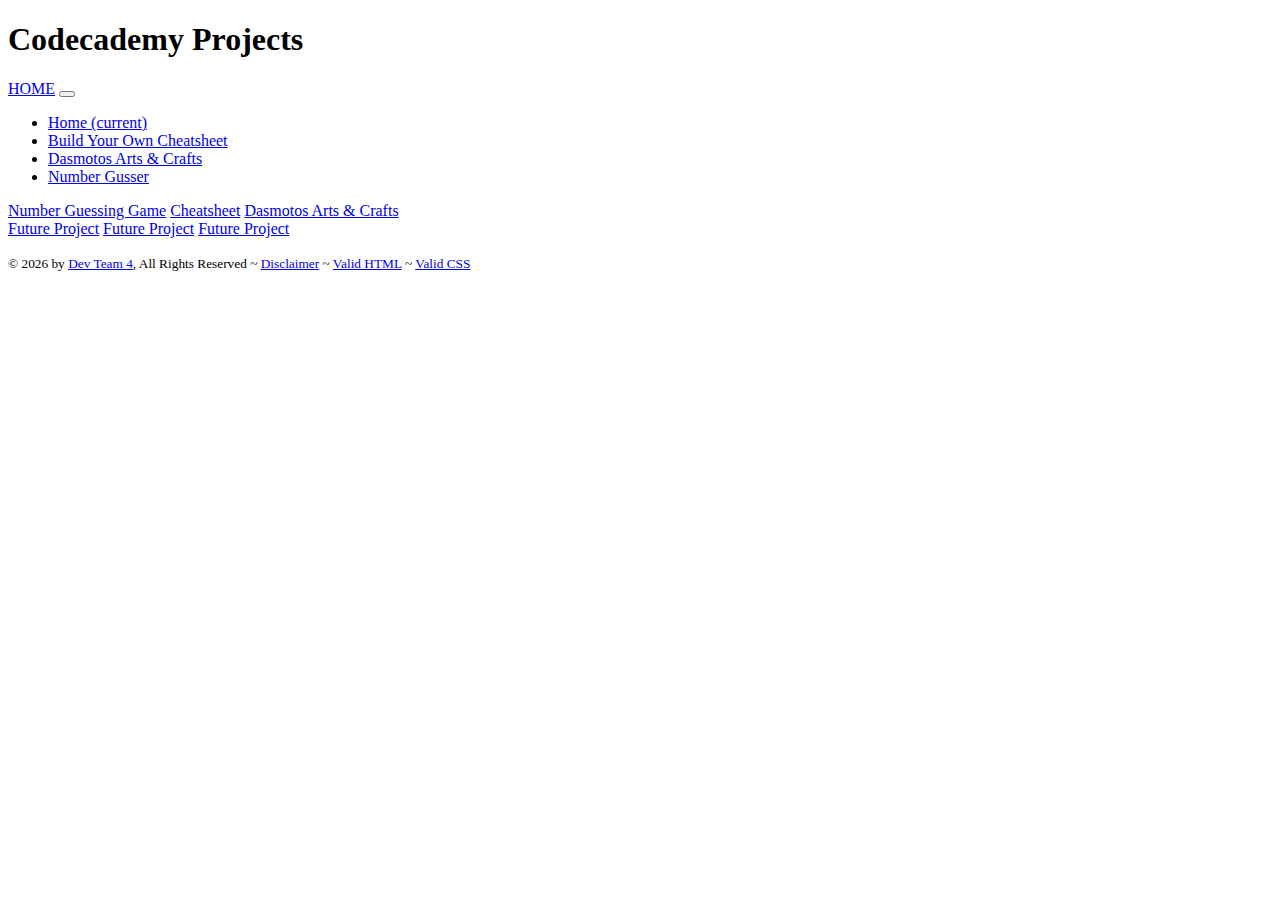
<file: index.html>
<!doctype html>
<html lang="en">
<head>
    <!-- Required meta tags -->
    <meta charset="utf-8">
    <meta name="viewport" content="width=device-width, initial-scale=1, shrink-to-fit=no">
    
    <!-- Project's CSS -->
    <link rel="stylesheet" href=""/>
    
    <!-- Bootstrap CSS -->
    <link rel="stylesheet" href="https://stackpath.bootstrapcdn.com/bootstrap/4.1.3/css/bootstrap.min.css" integrity="sha384-MCw98/SFnGE8fJT3GXwEOngsV7Zt27NXFoaoApmYm81iuXoPkFOJwJ8ERdknLPMO" crossorigin="anonymous">
    
    <title>Codecademy Projects</title>
</head>
<body>
    <!-- START MAIN AREA-->
    <main>
        <header>
            <h1>Codecademy Projects</h1>
            <!-- Nav area -->
            <nav class="navbar navbar-expand-lg navbar-light bg-light">
              <a class="navbar-brand" href="#">HOME</a>
              <button class="navbar-toggler" type="button" data-toggle="collapse" data-target="#navbarNavDropdown" aria-controls="navbarNavDropdown" aria-expanded="false" aria-label="Toggle navigation">
                <span class="navbar-toggler-icon"></span>
              </button>
              <div class="collapse navbar-collapse" id="navbarNavDropdown">
                <ul class="navbar-nav">
                  <li class="nav-item active">
                    <a class="nav-link" href="../atlas/index.html">Home <span class="sr-only">(current)</span></a>
                  </li>
                  <li class="nav-item">
                    <a class="nav-link" href="buildYourOwnCheatSheet/index.html">Build Your Own Cheatsheet</a>
                  </li>
                  <li class="nav-item">
                    <a class="nav-link" href="dasmotosArtsAndCrafts/index.html">Dasmotos Arts & Crafts</a>
                  </li>
                  <li class="nav-item">
                    <a class="nav-link" href="number-guesser-starting/index.html">Number Gusser</a>
                  </li>
                </ul>
              </div>
            </nav>



        </header>

        <!-- START CONTAINER -->
        <div class="container">
          <!-- START ROW 1 -->
          <div class="row">
            <div class="col-sm">
              <!-- Number Gusser-->
              <a class="btn btn-success" href="number-guesser-starting/index.html" role="button">Number Guessing Game</a>
              <!-- Build Your Own Cheatsheets-->
              <a class="btn btn-success" href="buildYourOwnCheatSheet/index.html" role="button">Cheatsheet</a>
             <!-- Dasmotos Arts and Crafts -->
             <a class="btn btn-success" href="dasmotosArtsAndCrafts/index.html" role="button">Dasmotos Arts & Crafts</a>
            </div>
          </div>
          <!-- START ROW 2 -->
          <div class="row">
             <div class="col-sm">
                <a class="btn btn-info" href="#" role="button">Future Project</a>
                <a class="btn btn-info" href="#" role="button">Future Project</a>
                <a class="btn btn-info" href="#" role="button">Future Project</a>
              </div>
            </div>
        </div>
        <!-- END CONTAINER -->
        
        
        
        
        <!-- START FOOTER-->
        <footer>
            <div class="copyright"><p><small>&copy; <script>document.write(new Date().getFullYear())</script> by <a href="contactme.php" target="_blank">Dev Team 4</a>, All Rights Reserved ~ <a href="disclaimer.html">Disclaimer</a> ~ <a href="http://validator.w3.org/check/referer" target="_blank">Valid HTML</a> ~ <a href="http://jigsaw.w3.org/css-validator/check?uri=referer" target="_blank">Valid CSS</a></small></p>
          </div>
        </footer>
        <!-- END FOOTER -->
        
    </main>
    <!-- END MAIN WRAPPER -->
    
    <!-- Optional JavaScript -->
    
    <!-- jQuery first, then Popper.js, then Bootstrap JS -->
    <script src="https://code.jquery.com/jquery-3.3.1.slim.min.js" integrity="sha384-q8i/X+965DzO0rT7abK41JStQIAqVgRVzpbzo5smXKp4YfRvH+8abtTE1Pi6jizo" crossorigin="anonymous"></script>
    <script src="https://cdnjs.cloudflare.com/ajax/libs/popper.js/1.14.3/umd/popper.min.js" integrity="sha384-ZMP7rVo3mIykV+2+9J3UJ46jBk0WLaUAdn689aCwoqbBJiSnjAK/l8WvCWPIPm49" crossorigin="anonymous"></script>
    <script src="https://stackpath.bootstrapcdn.com/bootstrap/4.1.3/js/bootstrap.min.js" integrity="sha384-ChfqqxuZUCnJSK3+MXmPNIyE6ZbWh2IMqE241rYiqJxyMiZ6OW/JmZQ5stwEULTy" crossorigin="anonymous"></script>
</body>
</html>
</file>
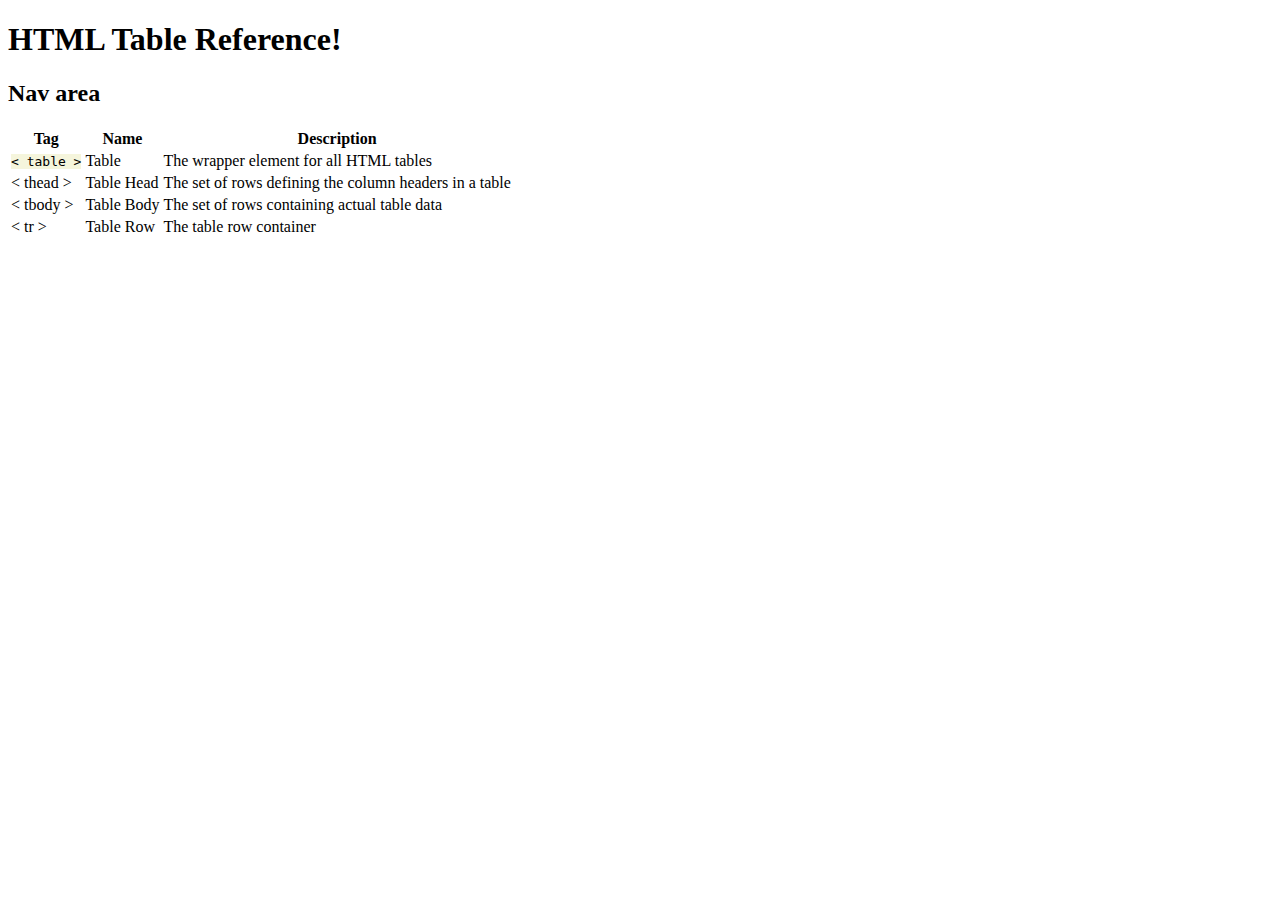
<file: buildYourOwnCheatSheet/index.html>
<!doctype html>
<html lang="en">
<head>
    <!-- Required meta tags --> 
    <meta charset="utf-8">
    <meta name="viewport" content="width=device-width, initial-scale=1, shrink-to-fit=no">
    <link rel="stylesheet" href="styles.css"/>
    
    <!-- Bootstrap CSS -->
    <link rel="stylesheet" href="https://stackpath.bootstrapcdn.com/bootstrap/4.1.3/css/bootstrap.min.css" integrity="sha384-MCw98/SFnGE8fJT3GXwEOngsV7Zt27NXFoaoApmYm81iuXoPkFOJwJ8ERdknLPMO" crossorigin="anonymous">
    
    <title>HTML Table Reference</title>
</head>
<body>
    <!-- START MAIN AREA-->
    <main>
        <header>
            <h1>HTML Table Reference!</h1>
            <!-- Nav area -->
            <h2>Nav area</h2>
        </header>

 <!-- START of main CONTENT --> 
 
 
        <table class="table table-striped">
            <thead class="thead-dark">
              <tr>
                <th scope="col">Tag</th>
                <th scope="col">Name</th>
                <th scope="col">Description</th>
              </tr>
            </thead>
            <tbody>
              <tr>
                <td><span class="code">< table ></span> </td>
                <td>Table</td>
                <td>The wrapper element for all HTML tables</td>
              </tr>
              <tr>
                <td> < thead > </td>
                <td>Table Head</td>
                <td>The set of rows defining the column headers in a table</td>
              </tr>
              <tr>
                <td> < tbody > </td>
                <td>Table Body</td>
                <td>The set of rows containing actual table data</td>
              </tr>
              <tr>
                <td> < tr > </td>
                <td>Table Row</td>
                <td>The table row container</td>
              </tr>

            </tbody>
          </table>
        
        
        <!-- END main CONTENT -->
        
        <!-- START FOOTER-->
        <footer>
            
        </footer>
        <!-- END FOOTER -->
        
    </main>
    <!-- END MAIN WRAPPER -->
    
    <!-- Optional JavaScript -->
    <!-- jQuery first, then Popper.js, then Bootstrap JS -->
    <script src="https://code.jquery.com/jquery-3.3.1.slim.min.js" integrity="sha384-q8i/X+965DzO0rT7abK41JStQIAqVgRVzpbzo5smXKp4YfRvH+8abtTE1Pi6jizo" crossorigin="anonymous"></script>
    <script src="https://cdnjs.cloudflare.com/ajax/libs/popper.js/1.14.3/umd/popper.min.js" integrity="sha384-ZMP7rVo3mIykV+2+9J3UJ46jBk0WLaUAdn689aCwoqbBJiSnjAK/l8WvCWPIPm49" crossorigin="anonymous"></script>
    <script src="https://stackpath.bootstrapcdn.com/bootstrap/4.1.3/js/bootstrap.min.js" integrity="sha384-ChfqqxuZUCnJSK3+MXmPNIyE6ZbWh2IMqE241rYiqJxyMiZ6OW/JmZQ5stwEULTy" crossorigin="anonymous"></script>
</body>
</html>
</file>
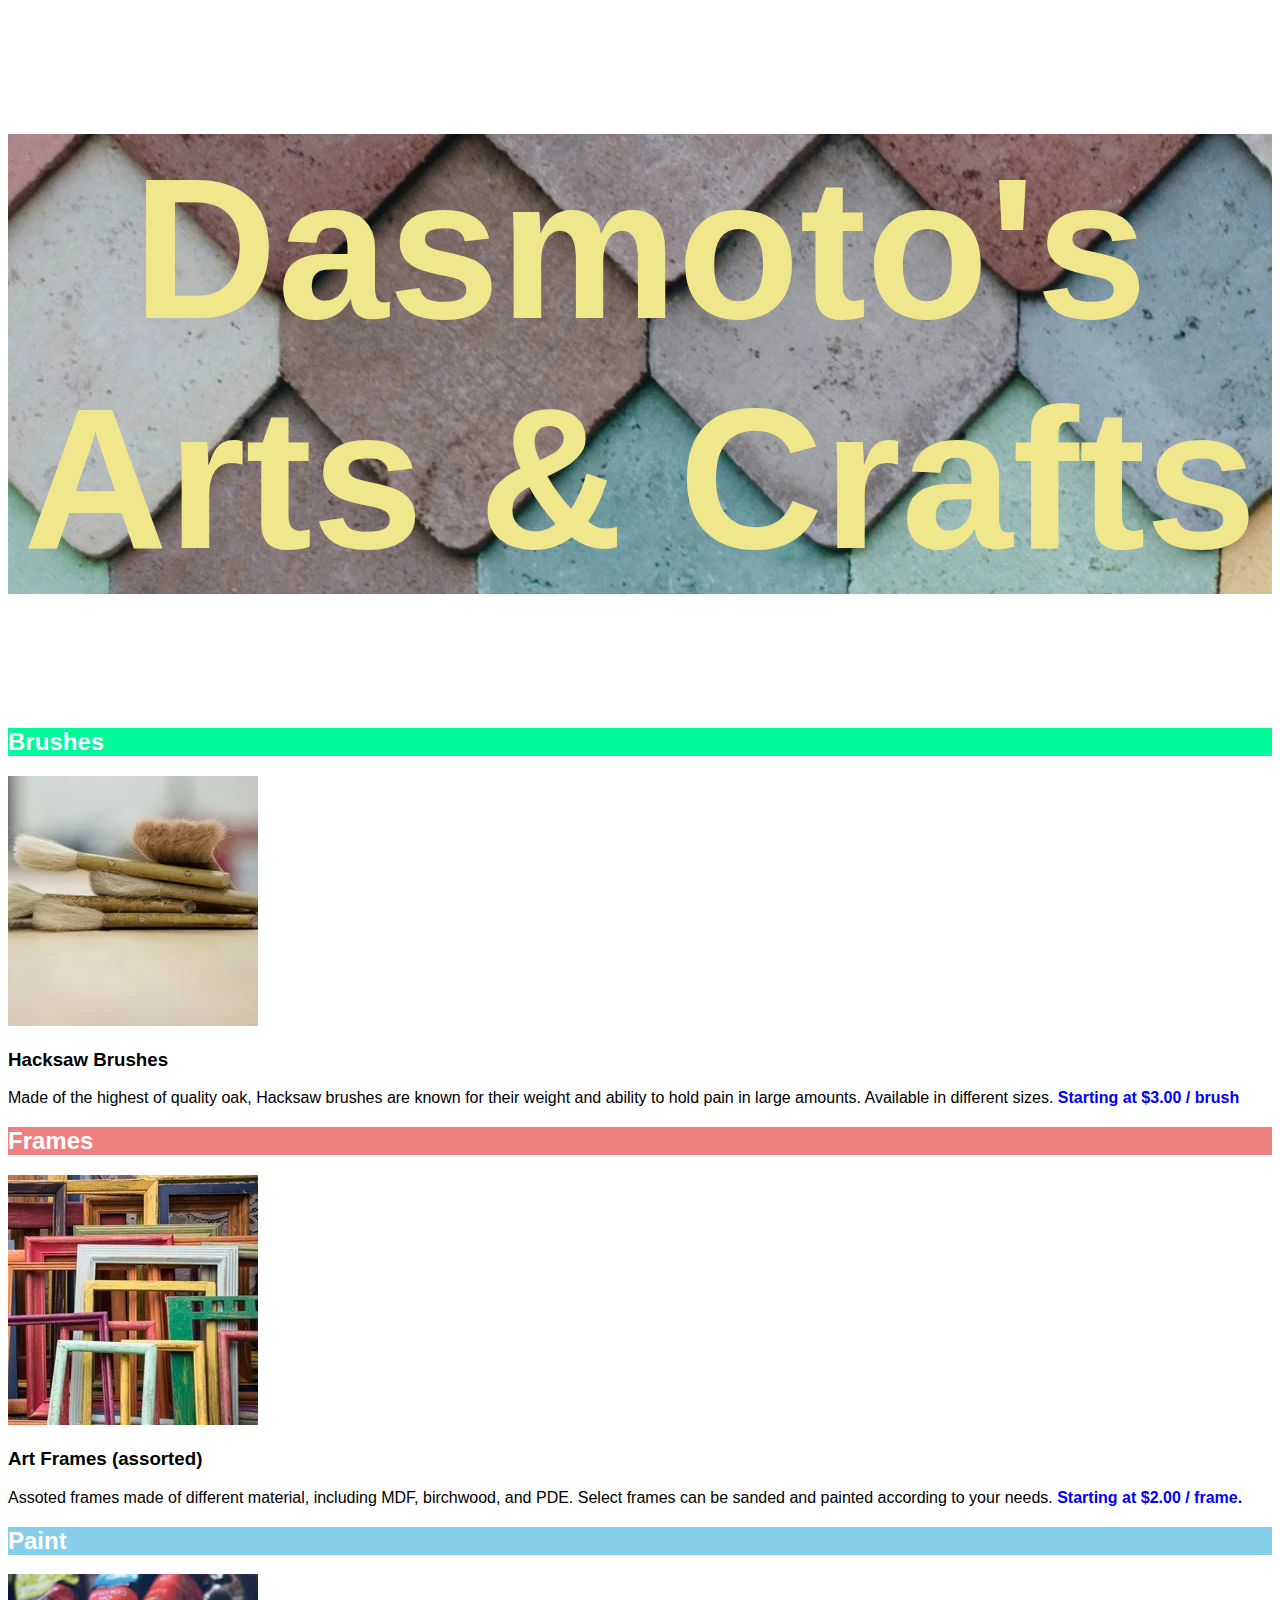
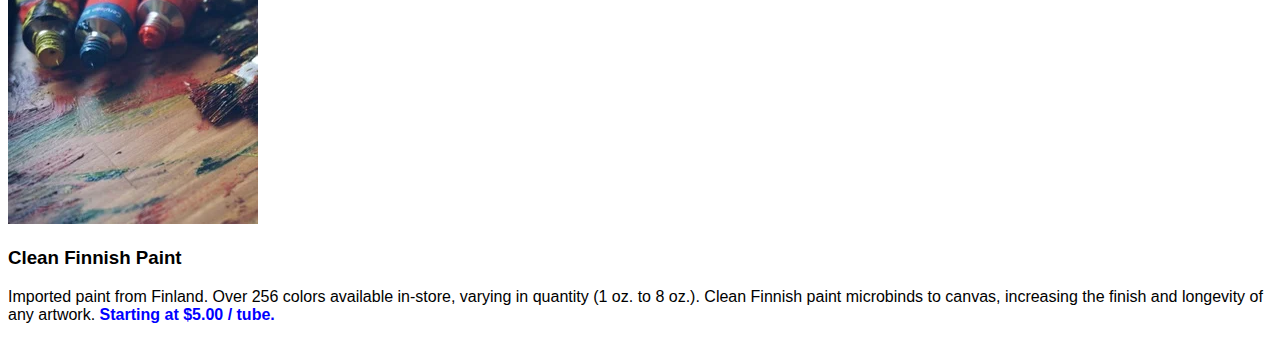
<file: dasmotosArtsAndCrafts/index.html>
<!DOCTYPE html>
<html lang="en">
<head>
<title>Dasmoto's Arts & Crafts</title>
<meta name="viewport" content="width=device-width" />
<meta name="robots" content="noindex,nofollow" />
<meta charset="utf-8">
<link rel="stylesheet" href="index.css" /> 
</head>

<body>

<main>
<header>
  <h1>Dasmoto's Arts & Crafts</h1>
</header>
        
<div class="section">
  <h2 class="brushes">Brushes</h2>
  <img src="images/hacksaw.webp" alt="hacksaw brush">
  <h3>Hacksaw Brushes</h3>
  <p>Made of the highest of quality oak, Hacksaw brushes are known for their weight and ability to hold pain in large amounts. Available in different sizes. <span style="font-family: Helvetica; font-weight: bold; color: blue; " >Starting at $3.00 / brush</span></p>
</div>

<div class="section">
  <h2 class="frames">Frames</h2>
  <img src="images/frames.webp" alt="frames">
  <h3>Art Frames (assorted)</h3>
  <p>Assoted frames made of different material, including MDF, birchwood, and PDE. Select frames can be sanded and painted according to your needs. <span style="font-family: Helvetica; font-weight: bold; color: blue; " >Starting at $2.00 / frame.</span></p>
</div>

<div class="section">
  <h2 class="paint">Paint</h2>
  <img src="images/finnish.webp" alt="clean finnish paint">
  <h3>Clean Finnish Paint</h3>
  <p>Imported paint from Finland. Over 256 colors available in-store, varying in quantity (1 oz. to 8 oz.). Clean Finnish paint microbinds to canvas, increasing the finish and longevity of any artwork. <span style="font-family: Helvetica; font-weight: bold; color: blue; " >Starting at $5.00 / tube.</span></p>
</div>
 
</main>


</body>
</html>
</file>
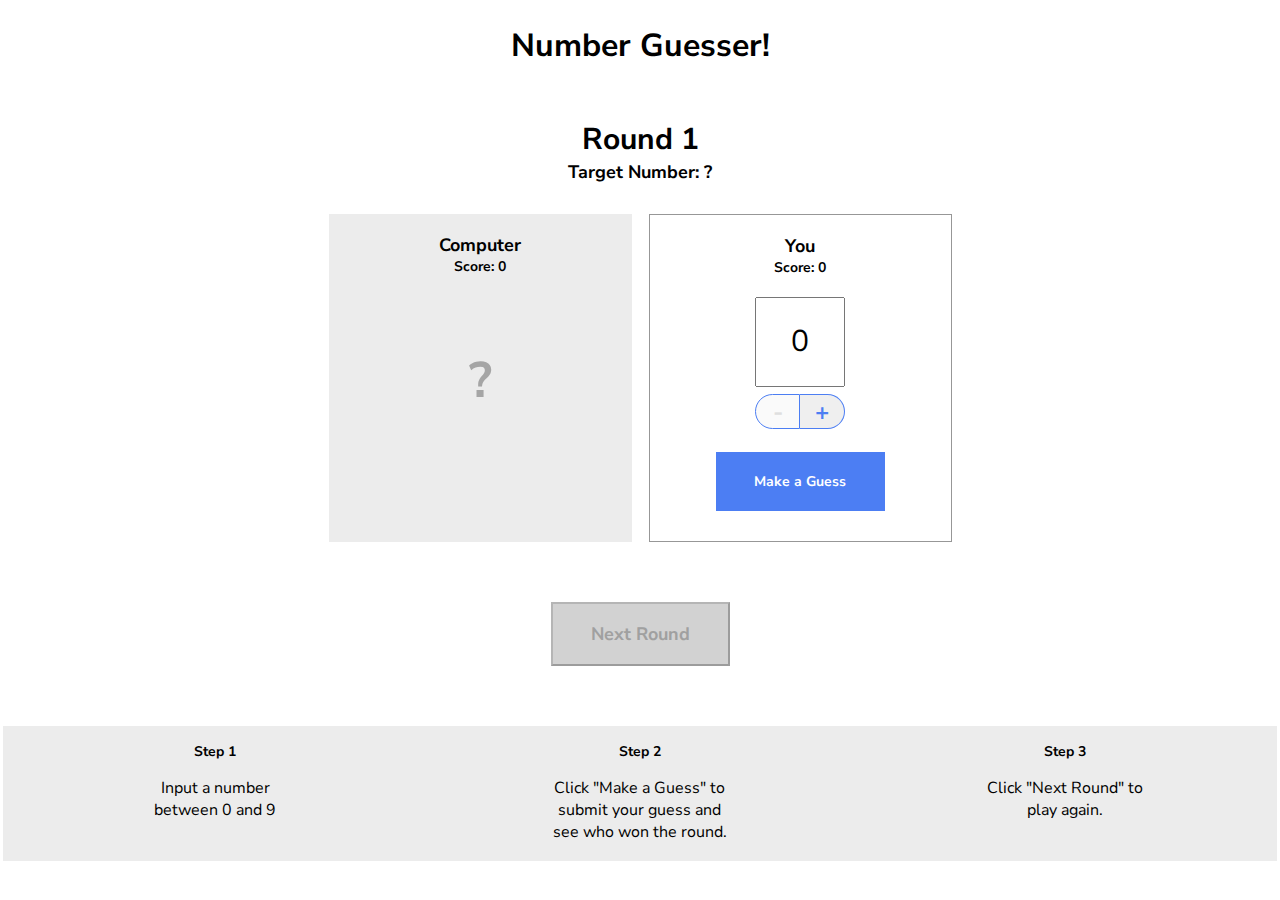
<file: number-guesser-starting/index.html>
<!doctype html>

<html>
  <head>
    <title>Number Guesser</title>
    <link href="https://fonts.googleapis.com/css?family=Nunito+Sans:400,700" rel="stylesheet">
    <link rel="stylesheet" href="./style.css">
  </head>
  <body>
    <div class="game-container">
      <header>
        <h1>Number Guesser!</h1>
      </header>
      
      <div class="rounds">
        <p class="round-label">Round <span id="round-number">1</span></p>
        <p class="guess-label">Target Number: <span id="target-number">?</span></p>
      </div>

      <div class="guessing-area">
        <div class="guess computer-guess">
          <div class="guess-title">
            <p class="guess-label">Computer</p>
            <p class="score-label">Score: <span id="computer-score">0</span></p>
          </div>
          <p id="computer-guess">?</p>
          <p class="winning-text" id="computer-wins"></p>
        </div>
        <div class="guess human-guess">
          <div class="guess-title">
            <p class="guess-label">You</p>
            <p class="score-label">Score: <span id="human-score">0</span></p>
          </div>
          <input type="number" id="human-guess" min=0 max=9 value=0>
          <div class="number-controls">
            <button class="number-control left" id="subtract" disabled>-</button>
            <button class="number-control right" id="add">+</button>
          </div>
          <button class="button" id="guess">Make a Guess</button>
        </div>
      </div>

      <div class="next-round-container">
        <button class="button" id="next-round" disabled>Next Round</button>
      </div>

    </div>
    
    <div class="instructions">
      <div class="instruction">
        <h3>Step 1</h3>
        <p>Input a number between 0 and 9</p>
      </div>
      <div class="instruction">
        <h3>Step 2</h3>
        <p>Click "Make a Guess" to submit your guess and see who won the round.</p>
      </div>
      <div class="instruction">
        <h3>Step 3</h3>
        <p>Click "Next Round" to play again.</p>
      </div>
    </div>

    <script src="./script.js"></script>
    <script src="./game.js"></script>
  </body>
</html>
</file>
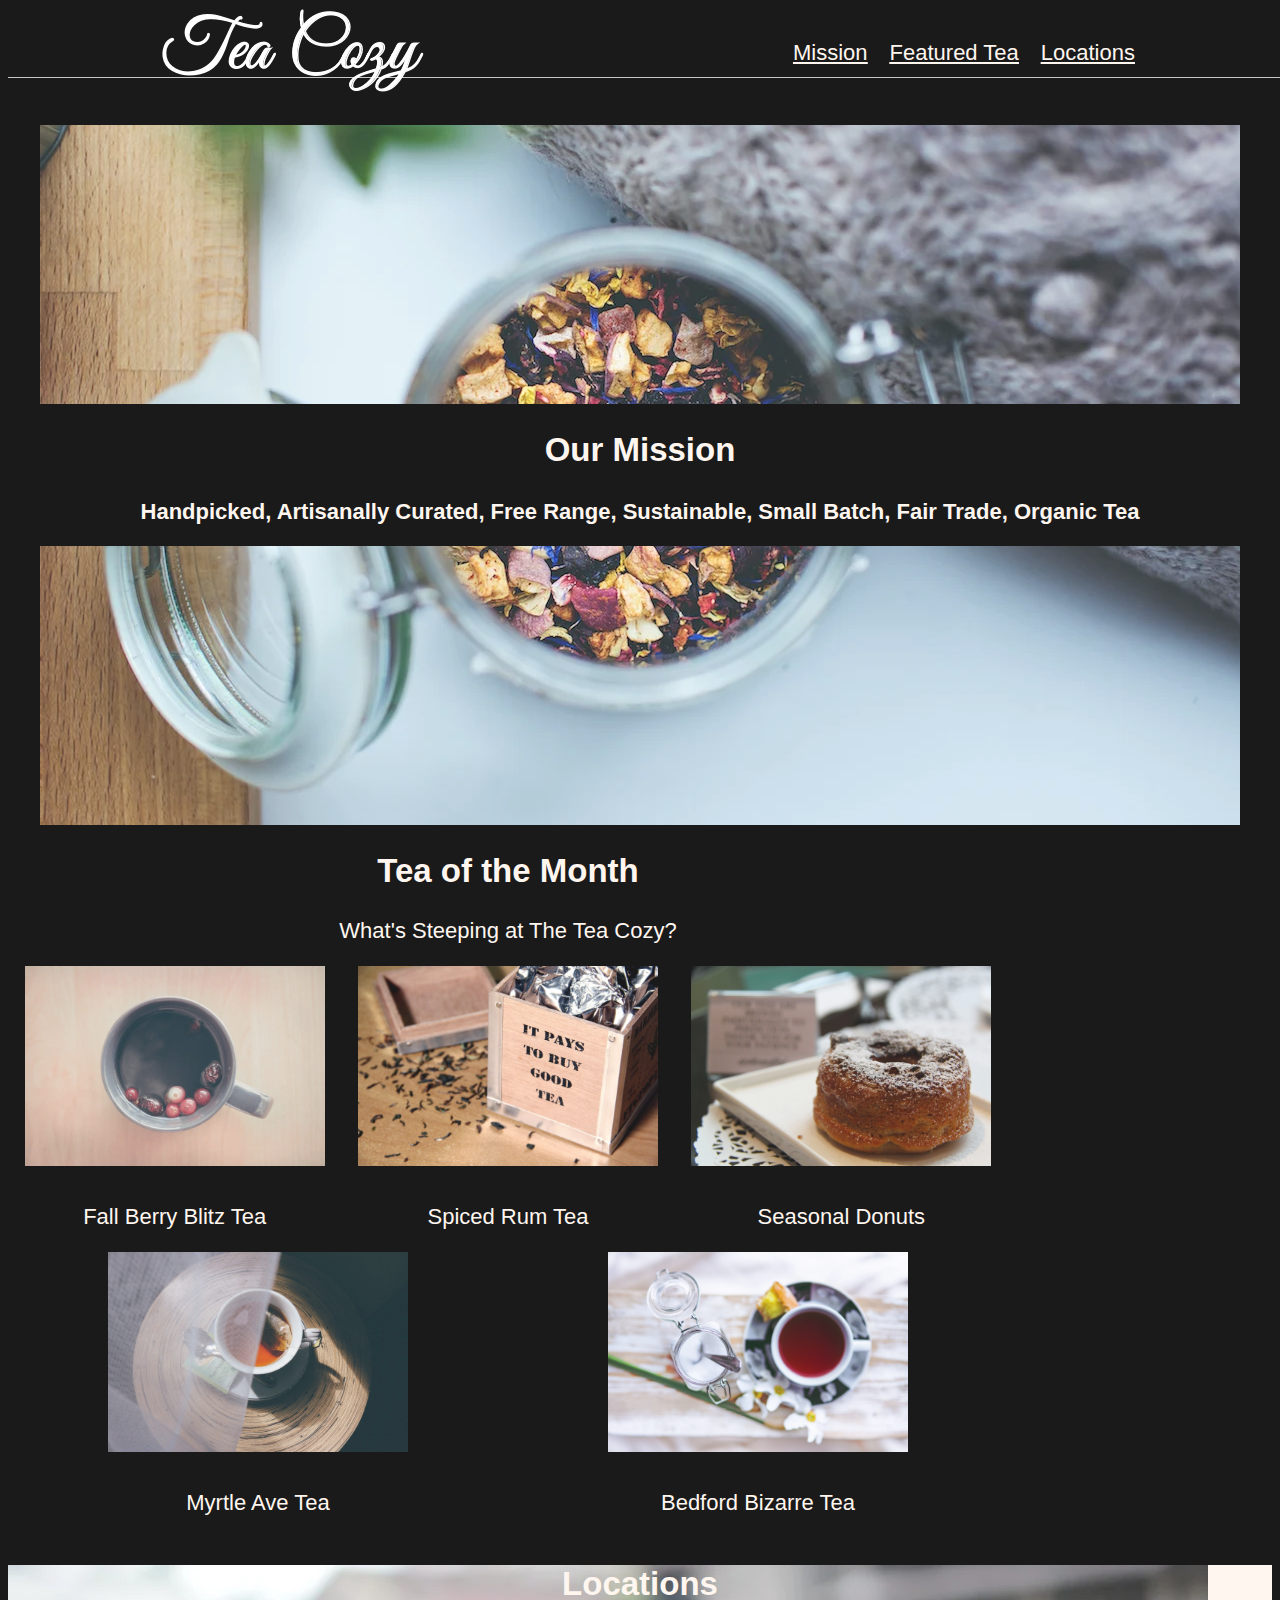
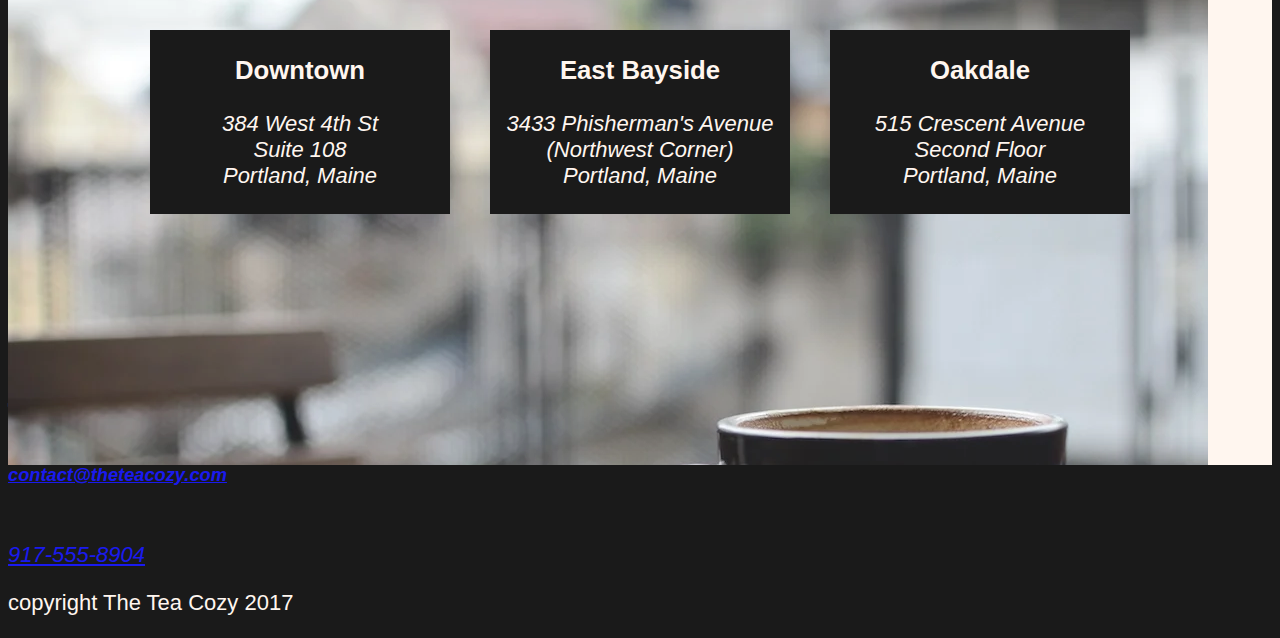
<file: OffPlatformProject/tea_cozy/index.html>
<!DOCTYPE html>
<html>

<head>
  <title>The Tea Cozy</title>
  <link rel="stylesheet" href="css/style.css" type="text/css" />
</head>

<body>
  <!-- Header -->
  <header>
    <div class="logo">
      <img src="images/tea-cozy-logo.png">
    </div>

    <!-- Navagaion -->
    <nav>
      <ul>
        <li><a href="#">Mission</a></li>
        <li><a href="#">Featured Tea</a></li>
        <li><a href="#">Locations</a></li>
      </ul>

    </nav>
  </header>

  <!-- Main Content -->
  <main>
    <!-- Our Mission-->
    <div id="mission">

      <div class="content">
        <h2>Our Mission</h2>
        <h4>Handpicked, Artisanally Curated, Free Range, Sustainable, Small Batch, Fair Trade, Organic Tea</h4>
      </div>
    </div>

    <!-- Tea of the Month -->
    <div id="tea-of-month">
      <h2>Tea of the Month</h2>
      <p>What's Steeping at The Tea Cozy?</p>
      <div class="teas">
        <div>
          <img src="images/berryblitz.jpg" alt="Tea">
          <p>Fall Berry Blitz Tea</p>
        </div>
        <div>
          <img src="images/spiced-rum.jpg">
          <p>Spiced Rum Tea</p>
        </div>
        <div>
          <img src="images/donut.jpg">
          <p>Seasonal Donuts</p>
        </div>
        <div>
          <img src="images/myrtle-ave.jpg">
          <p>Myrtle Ave Tea</p>
        </div>
        <div>
          <img src="images/bedford-bizarre.jpg">
          <p>Bedford Bizarre Tea</p>
        </div>
      </div>
    </div>

    <!-- Locations -->
    <div id="locations-section">
      <h2>Locations</h2>
      <div class="locations">
        <div class="address">
          <h3>Downtown</h3>
          <address>
            384 West 4th St <br />
            Suite 108 <br />
            Portland, Maine
          </address>
        </div>
        <div class="address">
          <h3>East Bayside</h3>
          <address>
            3433 Phisherman's Avenue <br />
            (Northwest Corner) <br />
            Portland, Maine
          </address>
        </div>
        <div class="address">
          <h3>Oakdale</h3>
          <address>
            515 Crescent Avenue <br />
            Second Floor <br />
            Portland, Maine
          </address>
        </div>
      </div>
    </div>

  </main>

  <!-- Footer -->
  <footer>
    <div id="contact">
      <h2>The Tea Cozy</h2>
      <address>
        <h5><a href="mailto:contact@theteacozy.com">contact@theteacozy.com</a></h5><br />
        <a href="tel:+19175558904">917-555-8904</a>
      </address>
    </div>
    <div>
      <p>copyright The Tea Cozy 2017</p>
    </div>
  </footer>
</body>

</html>
</file>
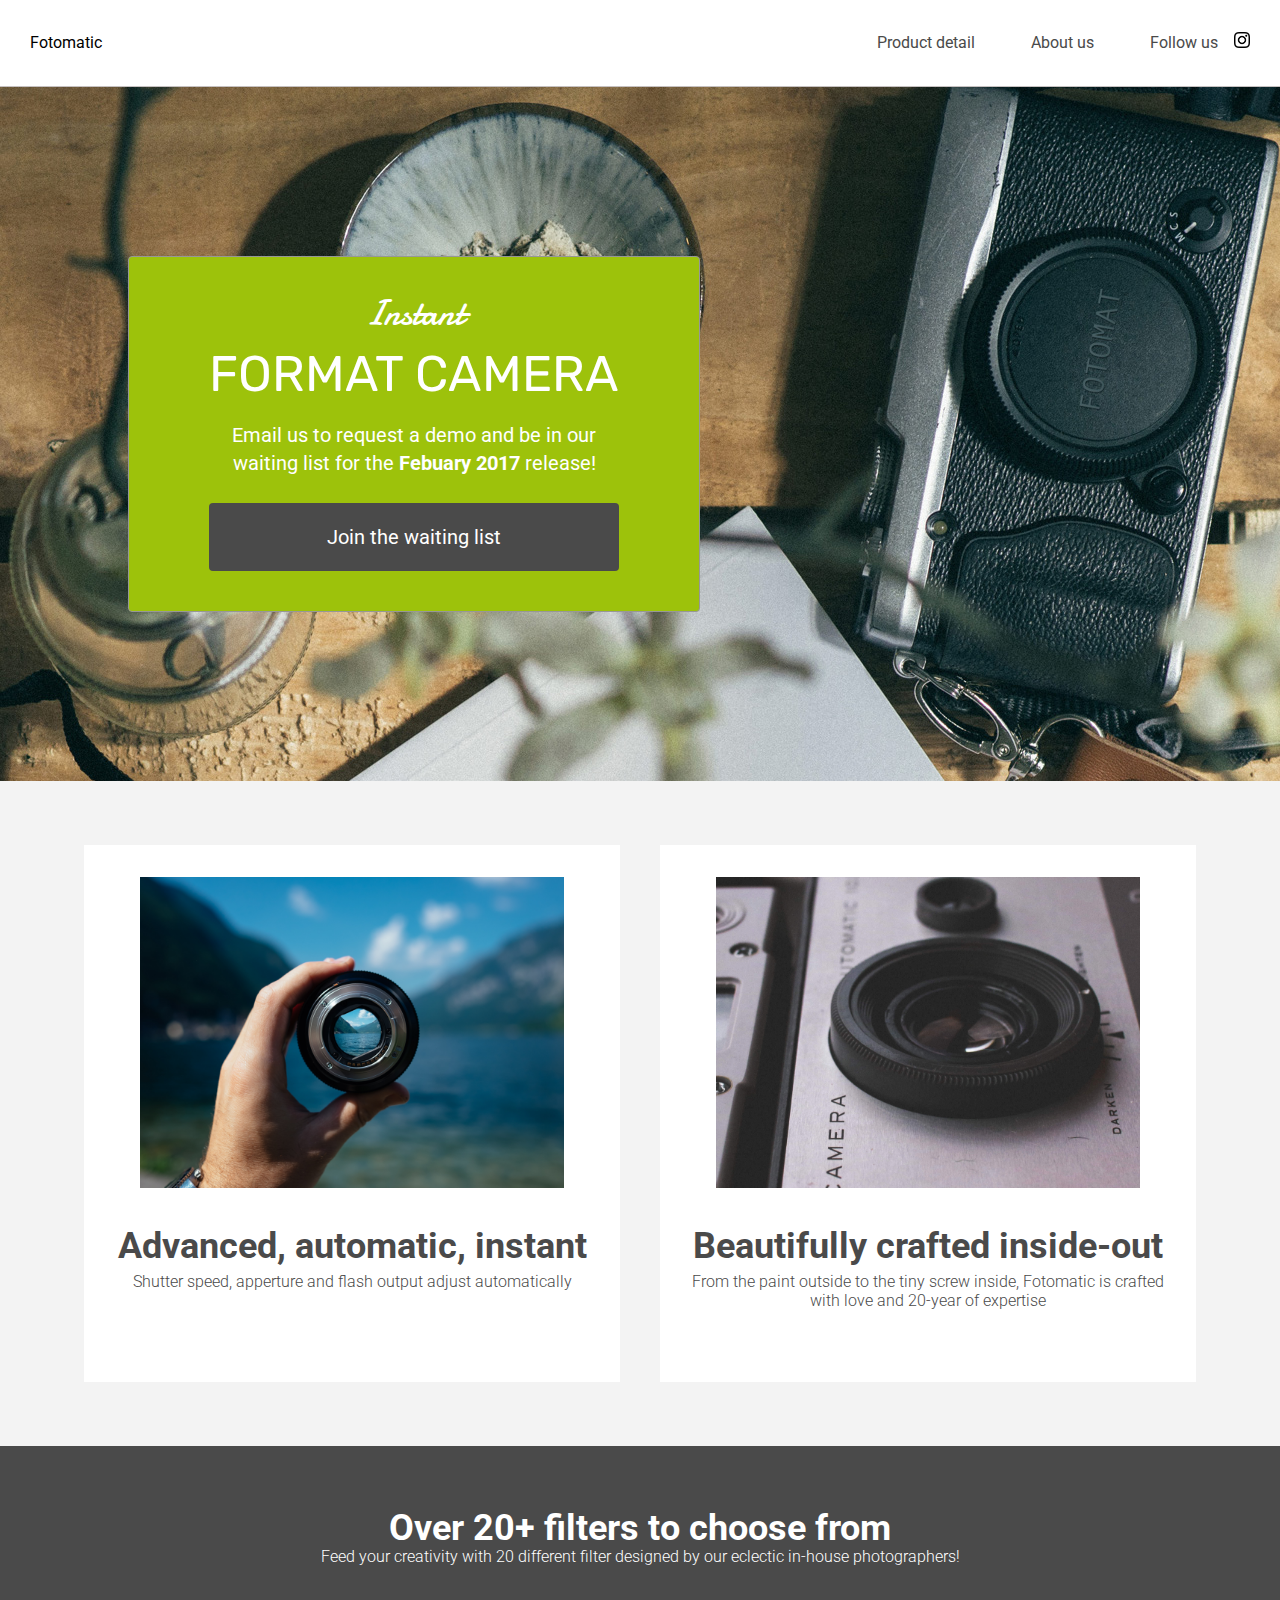
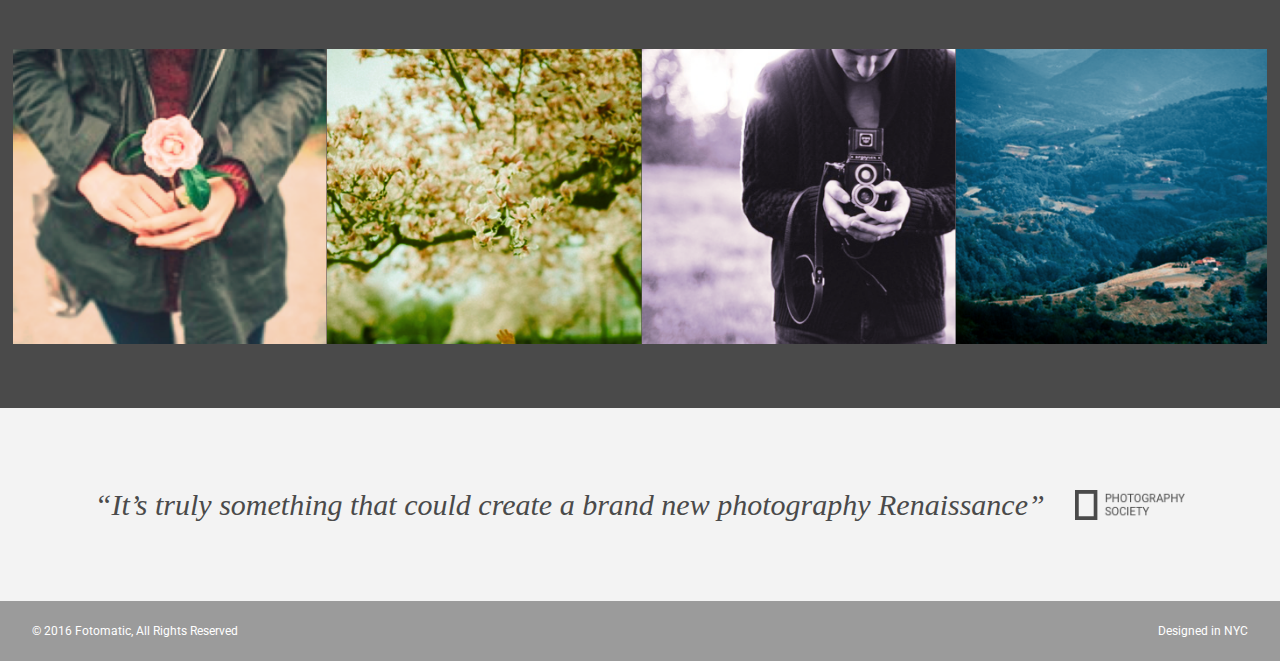
<file: OffPlatformProject/fotomatic/F1C1_solution/index.html>
<!DOCTYPE html>
<html>
<head>
  <link href="https://fonts.googleapis.com/css?family=Damion" rel="stylesheet">
  <link href="https://fonts.googleapis.com/css?family=Rubik" rel="stylesheet">
  <link href="https://fonts.googleapis.com/css?family=Roboto:300,400,600,700" rel="stylesheet">
  <link rel="stylesheet" href="./resources/css/reset.css">
  <link rel="stylesheet" href="./resources/css/style.css">
  <title>Fotomatic</title>
</head>
<body>
  <!-- Header -->
  <header>
    <div class="content">
      <a href="index.html" class="desktop logo">Fotomatic</a>
      <nav class="desktop">
        <ul>
          <li><a href="#">Product detail</a></li>
          <li><a href="#">About us</a></li>
          <li><a href="https://www.instagram.com/" target="_blank">Follow us <img class="icon" src="./resources/images/instagram.png"></a></li>
          <li><a href="#" class="button">Join us</a></li>
        </ul>
      </nav>
      <nav class="mobile">
        <ul>
          <li><a href="#"><img src="./resources/images/ic-logo.svg"></a></li>
          <li><a href="#"><img src="./resources/images/ic-product-detail.svg"></a></li>
          <li><a href="#"><img src="./resources/images/ic-about-us.svg"></a></li>
          <li><a href="#" class="button">Join us</a></li>
        </ul>
      </nav>
    </div>
  </header>

  <!-- Main Content -->
  <div class="main-content">

    <!-- Sign Up Section -->
    <div id="sign-up-section" class="banner">
      <div id="sign-up-cta">
        <div class="content center">
          <div class="header">
            <h2 class="cursive">Instant</h2>
            <h1 class="striking">FORMAT CAMERA</h1>
          </div>
          <div class="email">
            <span>
              Email us to request a demo and be in our waiting list for the <strong>Febuary 2017</strong> release!
            </span>
            <div class="button">Join the waiting list</div>
          </div>
        </div>
      </div>
    </div>

    <!-- Features Section -->
    <div id="features-section">
      <div class="feature">
        <div class="center">
          <div class="image-container">
            <img src="./resources/images/feature-1.png" />
          </div>
          <div class="content">
            <h2>Advanced, automatic, instant</h2>
            <h3>Shutter speed, apperture and flash output adjust automatically</h3>
          </div>
        </div>
      </div>
      <div class="feature">
        <div class="center">
          <div class="image-container">
            <img src="./resources/images/feature-2.png" />
          </div>
          <div class="content">
            <h2>Beautifully crafted inside-out</h2>
            <h3>From the paint outside to the tiny screw inside, Fotomatic is crafted with love and 20-year of expertise</h3>
          </div>
        </div>
      </div>
    </div>

    <!-- Filters Section -->
    <div id="filters-section">
      <div class="content center">
        <h2>Over 20+ filters to choose from</h2>
        <h3>Feed your creativity with 20 different filter designed by our eclectic in-house photographers!</h3>
      </div>
      <div class="images-container">
        <div class="image-container">
          <img src="./resources/images/filter-1.png" />
        </div>
        <div class="image-container">
          <img src="./resources/images/filter-2.png" />
        </div>
        <div class="image-container">
          <img src="./resources/images/filter-3.png" />
        </div>
        <div class="image-container extra">
          <img src="./resources/images/filter-4.png" />
        </div>
      </div>
    </div>

    <!-- Quotes Section -->
    <div id="quotes-section">
      <div class="content center">
        <span class="quote">“It’s truly something that could create a brand new photography Renaissance”</span>
        <img class="quote-citation" src="./resources/images/photography-logo.png" />
      </div>
    </div>

    <!-- Footer -->
    <footer>
      <div class="content">
        <span class="copyright">© 2016  Fotomatic, All Rights Reserved</span>
        <span class="location">Designed in NYC</span>
      </div>
    </footer>

  </div>
</body>
</html>
</file>
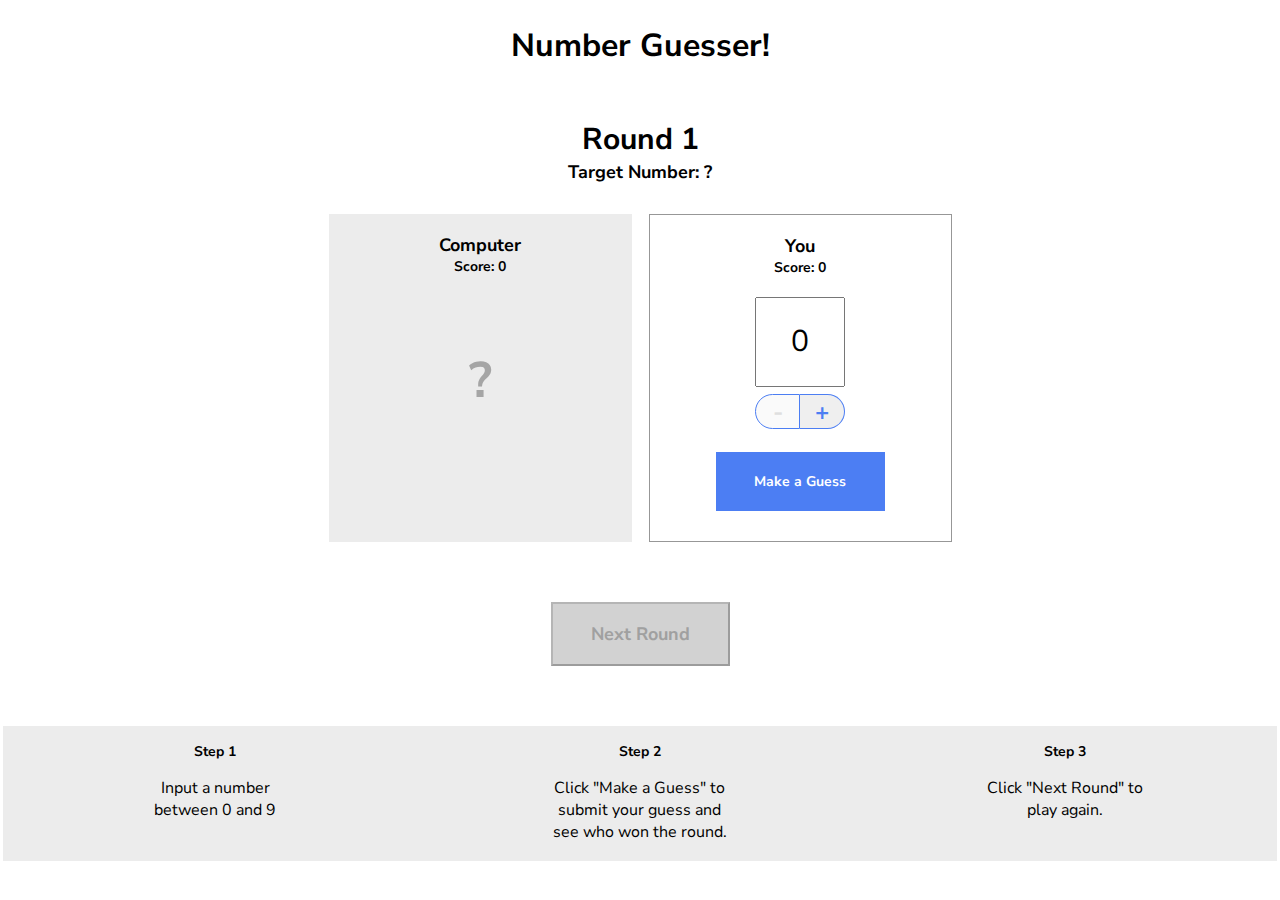
<file: numguess-index.html>
<!doctype html>

<html>
  <head>
    <title>Number Guesser</title>
    <link href="https://fonts.googleapis.com/css?family=Nunito+Sans:400,700" rel="stylesheet">
    <link rel="stylesheet" href="css/game.css">
  </head>
  <body>
    <div class="game-container">
      <header>
        <h1>Number Guesser!</h1>
      </header>
      
      <div class="rounds">
        <p class="round-label">Round <span id="round-number">1</span></p>
        <p class="guess-label">Target Number: <span id="target-number">?</span></p>
      </div>

      <div class="guessing-area">
        <div class="guess computer-guess">
          <div class="guess-title">
            <p class="guess-label">Computer</p>
            <p class="score-label">Score: <span id="computer-score">0</span></p>
          </div>
          <p id="computer-guess">?</p>
          <p class="winning-text" id="computer-wins"></p>
        </div>
        <div class="guess human-guess">
          <div class="guess-title">
            <p class="guess-label">You</p>
            <p class="score-label">Score: <span id="human-score">0</span></p>
          </div>
          <input type="number" id="human-guess" min=0 max=9 value=0>
          <div class="number-controls">
            <button class="number-control left" id="subtract" disabled>-</button>
            <button class="number-control right" id="add">+</button>
          </div>
          <button class="button" id="guess">Make a Guess</button>
        </div>
      </div>

      <div class="next-round-container">
        <button class="button" id="next-round" disabled>Next Round</button>
      </div>

    </div>
    
    <div class="instructions">
      <div class="instruction">
        <h3>Step 1</h3>
        <p>Input a number between 0 and 9</p>
      </div>
      <div class="instruction">
        <h3>Step 2</h3>
        <p>Click "Make a Guess" to submit your guess and see who won the round.</p>
      </div>
      <div class="instruction">
        <h3>Step 3</h3>
        <p>Click "Next Round" to play again.</p>
      </div>
    </div>

    <script src="js/gamescript.js"></script>
    <script src="js/game.js"></script>
  </body>
</html>
</file>
<file: buildYourOwnCheatSheet/styles.css>
.code {
    font-family: monospace;
    background-color: beige;
}
</file>
<file: dasmotosArtsAndCrafts/index.css>
body {
    font-family: helvetica;
}
main {
    border: red;
}
header {
    background-image: url("images/pattern.webp");
    font-size: 100px;
    font-weight: bold;
    color: khaki;
    text-align: center;
}
h2 {
    font-size 32px;
    font-weight: bold;
    color: white;
}
.brushes {
    background-color: mediumspringgreen;
}

.frames {
    background-color: lightcoral;
}
.paint {
    background-color: skyblue;
}
</file>
<file: number-guesser-starting/style.css>
* {
  font-family: 'Nunito Sans';
  box-sizing: border-box;
}

body {
  margin: 0 auto;
  padding: 3px;
  background-color: #fff;
}

.game-container {
  max-width: 640px;
  margin: 0 auto;
  text-align: center;
}

header {
  display: flex;
  justify-content: center
}

.rounds {
  display: flex;
  flex-direction: column;
  align-items: center;
  margin-bottom: 30px;
}

.round-label {
  font-size: 30px;
  font-weight: 700;
  margin-bottom: 0px;
}

.guess {
  min-width: 303px;
  height: 328px;
  display: flex;
  flex-direction: column;
  align-items: center;
  padding: 19px;
}

.guessing-area {
  display: flex;
  justify-content: space-around;
  align-items: flex-start;
  margin-bottom: 60px;
}

.guess-title {
  display: flex;
  flex-direction: column;
  align-items: center;
  justify-content: flex-start;
  margin-bottom: 20px;
}

.guess-label {
  font-size: 18px;
  font-weight: 700;
  margin: 0;
}

.score-label {
  font-size: 14px;
  font-weight: 700;
  margin: 0;
}

.target-guess {
  display: flex;
  flex-direction: column;
  align-items: center;
  justify-content: flex-start;
}

.computer-guess {
  background-color: #ececec;
}

#computer-guess {
  font-size: 50px;
  font-weight: 700;
  color: #a5a5a5;
}

.human-guess {
  border: 1px solid #979797;
}

.guess input {
  height: 90px;
  width: 90px;
  font-size: 30px;
  text-align: center;
  margin: 0 auto;
  margin-bottom: 7px;
}

.number-controls {
  font-size: 0;
  margin-bottom: 23px;
}

.number-control {
  border: solid 1px #4c7ef3;
  display: inline-block;
  width: 45px;
  height: 35px;
  font-size: 24px;
  font-weight: 700;
  color: #4c7ef3;
  cursor: pointer;
}

.number-controls button[disabled] {
  color: #dfdfdf;
  cursor: default;
}

.left {
  border-top-left-radius: 22.5px;
  border-bottom-left-radius: 22.5px;
}

.right {
  border-top-right-radius: 22.5px;
  border-bottom-right-radius: 22.5px;
  border-left-width: 0px;
}

.controls {
  display: flex;
  justify-content: space-around;
}

.button {
  background-color: #4c7ef3;
  color: #fff;
  cursor: pointer;
}

#guess {
  padding: 20px;
  width: 169px;
  height: 59px;
  border: none;
  font-weight: 700;
  font-size: 14px;
}

input[type=number]::-webkit-inner-spin-button {
  -webkit-appearance: none;
}

#next-round {
  width: 179px;
  height: 64px;
  font-size: 18px;
  font-weight: bold;
  margin-left: auto;
  margin-right: auto;
  margin-bottom: 60px;
}
  
.button[disabled] {
  background-color: #d2d2d2;
  color: #a0a0a0;
  cursor: default;
}

.instructions {
  background-color: #ececec;
  width: 100%;
  display: flex;
  justify-content: space-around;
}

.instruction {
  width: 180px;
  padding: 2px;
  text-align: center;
}

.instructions h3 {
  font-size: 14px;
}


.winning-text, .winning-text[disabled] {
  color: #ec3636;
  font-weight: 700;
}
</file>
<file: OffPlatformProject/tea_cozy/css/style.css>
/* Universal Styles */

html {
  margin: 0;
  padding: 0;
  font-family: "Helvetica", sans-serif;
  font-size: 22px;
  color: seashell;
  background-color: black;
  opacity: 0.9;
}

/* Main */
main {
  display: block;
  flex-flow: column wrap;
  justify-content: center;
  align-items: center;
  align-content: center;
  margin: 0;
  padding: 0;
  position: relative;
  top: 5.3125rem; /* To offset for fixed header. */
  text-align: center;
}

/* Header */

header {
  display: inline-flex;
  align-items: center;
  justify-content: space-around;
  flex-wrap: wrap;;
  position: fixed;
  padding-left: 0 0 0 10px;
  z-index: 100;
  width: 100%;
  height: 69px;
  background-color: black;
  border-bottom: solid 1px #c6c1c1;
} 

#logo > img {
  align-content: left;
  height: 50px;
}
nav {
  display: flex;
  justify-content: right;
}
nav ul {
  display: flex;
  list-style: none;
  text-align: right;
}

nav li {
  display: inline;
  text-decoration: underline;
  padding-left: 22px;
  
}

nav a {
  dispaly: inline-block;
  color: seashell;
}

/* Our Mission */
#mission {
  display: flex;
  justify-content: center;
  align-items: center;
  align-content: center;
  background: seashell url("../images/mission-background.jpg") no-repeat; 
  background-position: right;
  text-align: center;
  margin: 0 auto;
  height: 700px;
  width: 1200px;
}

#mission .content {
  background-color: black;
  width: 1200px;
  height: 142px;

}

/* Tea of Month */
#tea-of-month{
  display: block;
  flex-direction: row;
  justify-content: center;
  align-items: center;
  width: 1000px;
}
.teas {
  display: flex;
  flex-flow: row wrap;
  justify-content: space-around;
}
.teas img {
  padding-bottom: 10px;
  width: 300px;
  height: 200px;
}

/* Locations */
#locations-section {
  background: seashell url("../images/locations-background.jpg") no-repeat;
/*  display: block;
  justify-content: center;
  align-items: center;
  align-content: center; */
  height: 500px;
}

.locations {
  display: flex;
  justify-content: center;
  align-items: center;
  align-content: center;
  gap: 40px;
  padding-bottom: 15px;
}

.address {
  background-color: black;
  width: 300px;
  padding-bottom: 25px;
}

/* Footer */
footer {
  display: block;
}
#contact {
  padding-top: 20px;
  height: 200px;
}
</file>
<file: OffPlatformProject/fotomatic/F1C1_solution/resources/css/style.css>
/* Universal Styles */

html {
  font-family: "Roboto", sans-serif;
  font-size: 16px;
}

.main-content {
  position: relative;
  top: 5.3125rem; /* To offset for fixed header. */
}

.center {
  text-align: center;
}

.button {
  border-radius: 4px;
  background-color: #4a4a4a;
  color: white;
}

.image-container {
  overflow: hidden;
}

.image-container img {
  display: block;
  max-width: 100%;
}

@media only screen and (max-width: 895px) {
  .main-content {
    top: 2.5625rem;
  }
}

/* Header */

header {
  position: fixed;
  z-index: 100;
  width: 100%;
  border-bottom: solid 1px #c6c1c1;
  background-color: white;
}

header .content {
  display: flex;
  align-items: center;
  padding: 1.875rem;
}

header .logo {
  flex: 1;
}

header nav ul {
  display: flex;
}

nav li {
  padding-left: 3.5rem;
}

nav a {
  vertical-align: bottom;
  line-height: 1.6;
  font-size: 1rem;
  color: #4a4a4a;
}

nav .button {
  padding: .1875rem .5rem;
  background-color: #9dc20b;
  line-height: 1.6;
  color: white;
}

nav li:last-child {
  display: none;
}

header .icon {
  width: 1rem;
  padding-left: .75rem;
}

header .mobile {
  display: none;
}

@media only screen and (max-width: 895px) {
  nav li:last-child {
    display: block;
  }

  header .content {
    padding: 1rem 1rem;
  }
}

@media only screen and (max-width: 600px) {
  header .desktop {
    display: none;
  }

  header .mobile {
    display: block;
    width: 100%;
  }

  header .content {
    padding: .5rem 0;
  }

  header .mobile ul {
    display: flex;
    justify-content: space-around;
    align-items: center;
    width: 100%;
  }

  header .mobile li {
    padding: 0;
  }
}

/* Sign Up Section */

#sign-up-section {
  display: flex;
  justify-content: flex-start;
  align-items: flex-start;
  height: 43.5rem;
  background-image: url('../images/banner-landingpage.jpg');
  background-position: bottom;
  background-size: cover;
  background-repeat: no-repeat;
}

#sign-up-cta {
  position: relative;
  top: 171px;
  left: 10%;
  padding: 0 5rem 2.5rem 5rem;
  border: solid 1px #979797;
  border-radius: 4px;
  background-color: #9dc20b;
}

#sign-up-cta .content {
  width: 25.625rem;
  margin-top: 2rem;
  font-family: "Roboto", sans-serif;
  font-size: 1.25rem;
  line-height: 1.4;
  color: white;
}

#sign-up-cta h1 {
  font-size: 3.125rem;
}

#sign-up-cta h2 {
  font-size: 2.25rem;
}

#sign-up-cta span strong {
  font-weight: bold;
}

#sign-up-cta .cursive {
  font-family: "Damion", cursive;
}

#sign-up-cta .striking {
  font-family: "Rubik", sans-serif;
  padding-bottom: .75rem;
}

#sign-up-cta .button {
  margin-top: 1.625rem;
  padding: 1.25rem 7.25rem;
}

@media only screen and (max-width: 895px) {
  #sign-up-section {
    align-items: center;
    justify-content: center;
    height: 28rem;
  }

  #sign-up-cta {
    position: static;
    width: auto;
    height: auto;
    background-color: transparent;
    border: none;
  }

  #sign-up-cta .content {
    margin-top: 0;
  }

  #sign-up-cta .email {
    display: none;
  }

  #sign-up-cta h1 {
    font-size: 3.125rem;
  }

  #sign-up-cta h2 {
    font-size: 2.25rem;
  }
}

@media only screen and (max-width: 600px) {
  #sign-up-section {
    height: 20rem;
  }

  #sign-up-cta h1 {
    font-size: 2.25rem;
  }

  #sign-up-cta h2 {
    font-size: 2rem;
  }
}

/* Features Section */

#features-section {
  display: flex;
  justify-content: space-between;
  padding: 4rem 5%;
  background-color: #f3f3f3;
}

.feature {
  flex: 1;
  padding: 2rem;
  margin: 0px 1.25rem;
  background-color: white;
}

.feature .image-container {
  width: 90%;
  height: 65%;
  margin: 0 auto;
}

.feature .content {
  padding: 2.5rem 0;
}

.feature h2 {
  padding-bottom: .5rem;
  font-size: 2.25rem;
  font-weight: bold;
  color: #4a4a4a;
}

.feature h3 {
  font-size: 1rem;
  line-height: 1.2;
  font-weight: 300;
  color: #4a4a4a;
}

@media only screen and (max-width: 895px) {
  #features-section {
    padding: 1rem;
  }

  .feature {
    margin: 0px .5rem;
    padding: 1rem;
  }

  .feature h2 {
    font-size: 2rem;
    line-height: 1.3;
  }

  .feature h3 {
    font-size: .875rem;
    line-height: 1.4;
  }
}

@media only screen and (max-width: 600px) {
  #features-section {
    flex-flow: column;
    padding: 0;
  }

  .feature {
    margin: 0;
    padding: 1.25rem 1rem 0 1rem;
  }

  .feature .content {
    padding: 1.25rem 0 1.875rem 0;
  }
}

/* Filters Section */

#filters-section {
  padding: 4rem 0;
  background-color: #4a4a4a;
}

#filters-section .content {
  padding: 0 .625rem;
  margin-bottom: 5rem;
}

#filters-section .content h2 {
  font-size: 2.25rem;
  font-weight: bold;
  color: white;
}

#filters-section .content h3 {
  font-size: 1rem;
  line-height: 1.4;
  font-weight: 300;
  color: white;
}

#filters-section .images-container {
  display: flex;
  max-width: 100%;
  padding: 0 1%;
}

@media only screen and (max-width: 600px) {
  #filters-section {
    padding: 1.5rem 0 0 0;
  }

  #filters-section .content {
    margin-bottom: 1rem;
  }

  #filters-section .content h2 {
    padding-bottom: .625rem;
    font-size: 1.125rem;
    line-height: 1.3;
    font-weight: normal;
  }

  #filters-section .content h3 {
    font-size: .875rem;
    line-height: 1.4;
  }

  #filters-section .images-container {
    padding: 0;
  }

  #filters-section .extra {
    display: none;
  }
}

/* Quotes Section */

#quotes-section {
  background-color: #f3f3f3;
}

#quotes-section .content {
  display: flex;
  align-items: center;
  justify-content: center;
  padding: 5rem 1.5rem;
}

#quotes-section .quote {
  padding-right: 1.875rem;
  font-family: "Palatino", serif;
  font-size: 1.875rem;
  line-height: 1.1;
  font-style: italic;
  color: #4a4a4a;
}

#quotes-section .quote-citation {
  height: 1.875rem;
}

@media only screen and (max-width: 895px) {
  #quotes-section .content {
    padding: 3rem 1.5rem;
  }
}

@media only screen and (max-width: 600px) {
  #quotes-section .content {
    flex-flow: column;
    padding: 1.875rem .625rem;
  }

  #quotes-section .quote {
    font-size: 1.5rem;
    line-height: 1.4;
  }

  #quotes-section .quote-citation {
    display: block;
    padding-top: 1rem;
    margin: auto;
  }
}

/* Footer */

footer {
  background-color: #9b9b9b;
  padding: 1.5rem 2rem;
}

footer .content {
  color: white;
  display: flex;
  font-size: .75rem;
}

footer .copyright {
  flex-grow: 1;
}

@media only screen and (max-width: 600px) {
  footer .content {
    font-size: .625rem;
  }
}
</file>
<file: css/game.css>
* {
  font-family: 'Nunito Sans';
  box-sizing: border-box;
}

body {
  margin: 0 auto;
  padding: 3px;
  background-color: #fff;
}

.game-container {
  max-width: 640px;
  margin: 0 auto;
  text-align: center;
}

header {
  display: flex;
  justify-content: center
}

.rounds {
  display: flex;
  flex-direction: column;
  align-items: center;
  margin-bottom: 30px;
}

.round-label {
  font-size: 30px;
  font-weight: 700;
  margin-bottom: 0px;
}

.guess {
  min-width: 303px;
  height: 328px;
  display: flex;
  flex-direction: column;
  align-items: center;
  padding: 19px;
}

.guessing-area {
  display: flex;
  justify-content: space-around;
  align-items: flex-start;
  margin-bottom: 60px;
}

.guess-title {
  display: flex;
  flex-direction: column;
  align-items: center;
  justify-content: flex-start;
  margin-bottom: 20px;
}

.guess-label {
  font-size: 18px;
  font-weight: 700;
  margin: 0;
}

.score-label {
  font-size: 14px;
  font-weight: 700;
  margin: 0;
}

.target-guess {
  display: flex;
  flex-direction: column;
  align-items: center;
  justify-content: flex-start;
}

.computer-guess {
  background-color: #ececec;
}

#computer-guess {
  font-size: 50px;
  font-weight: 700;
  color: #a5a5a5;
}

.human-guess {
  border: 1px solid #979797;
}

.guess input {
  height: 90px;
  width: 90px;
  font-size: 30px;
  text-align: center;
  margin: 0 auto;
  margin-bottom: 7px;
}

.number-controls {
  font-size: 0;
  margin-bottom: 23px;
}

.number-control {
  border: solid 1px #4c7ef3;
  display: inline-block;
  width: 45px;
  height: 35px;
  font-size: 24px;
  font-weight: 700;
  color: #4c7ef3;
  cursor: pointer;
}

.number-controls button[disabled] {
  color: #dfdfdf;
  cursor: default;
}

.left {
  border-top-left-radius: 22.5px;
  border-bottom-left-radius: 22.5px;
}

.right {
  border-top-right-radius: 22.5px;
  border-bottom-right-radius: 22.5px;
  border-left-width: 0px;
}

.controls {
  display: flex;
  justify-content: space-around;
}

.button {
  background-color: #4c7ef3;
  color: #fff;
  cursor: pointer;
}

#guess {
  padding: 20px;
  width: 169px;
  height: 59px;
  border: none;
  font-weight: 700;
  font-size: 14px;
}

input[type=number]::-webkit-inner-spin-button {
  -webkit-appearance: none;
}

#next-round {
  width: 179px;
  height: 64px;
  font-size: 18px;
  font-weight: bold;
  margin-left: auto;
  margin-right: auto;
  margin-bottom: 60px;
}
  
.button[disabled] {
  background-color: #d2d2d2;
  color: #a0a0a0;
  cursor: default;
}

.instructions {
  background-color: #ececec;
  width: 100%;
  display: flex;
  justify-content: space-around;
}

.instruction {
  width: 180px;
  padding: 2px;
  text-align: center;
}

.instructions h3 {
  font-size: 14px;
}


.winning-text, .winning-text[disabled] {
  color: #ec3636;
  font-weight: 700;
}
</file>
